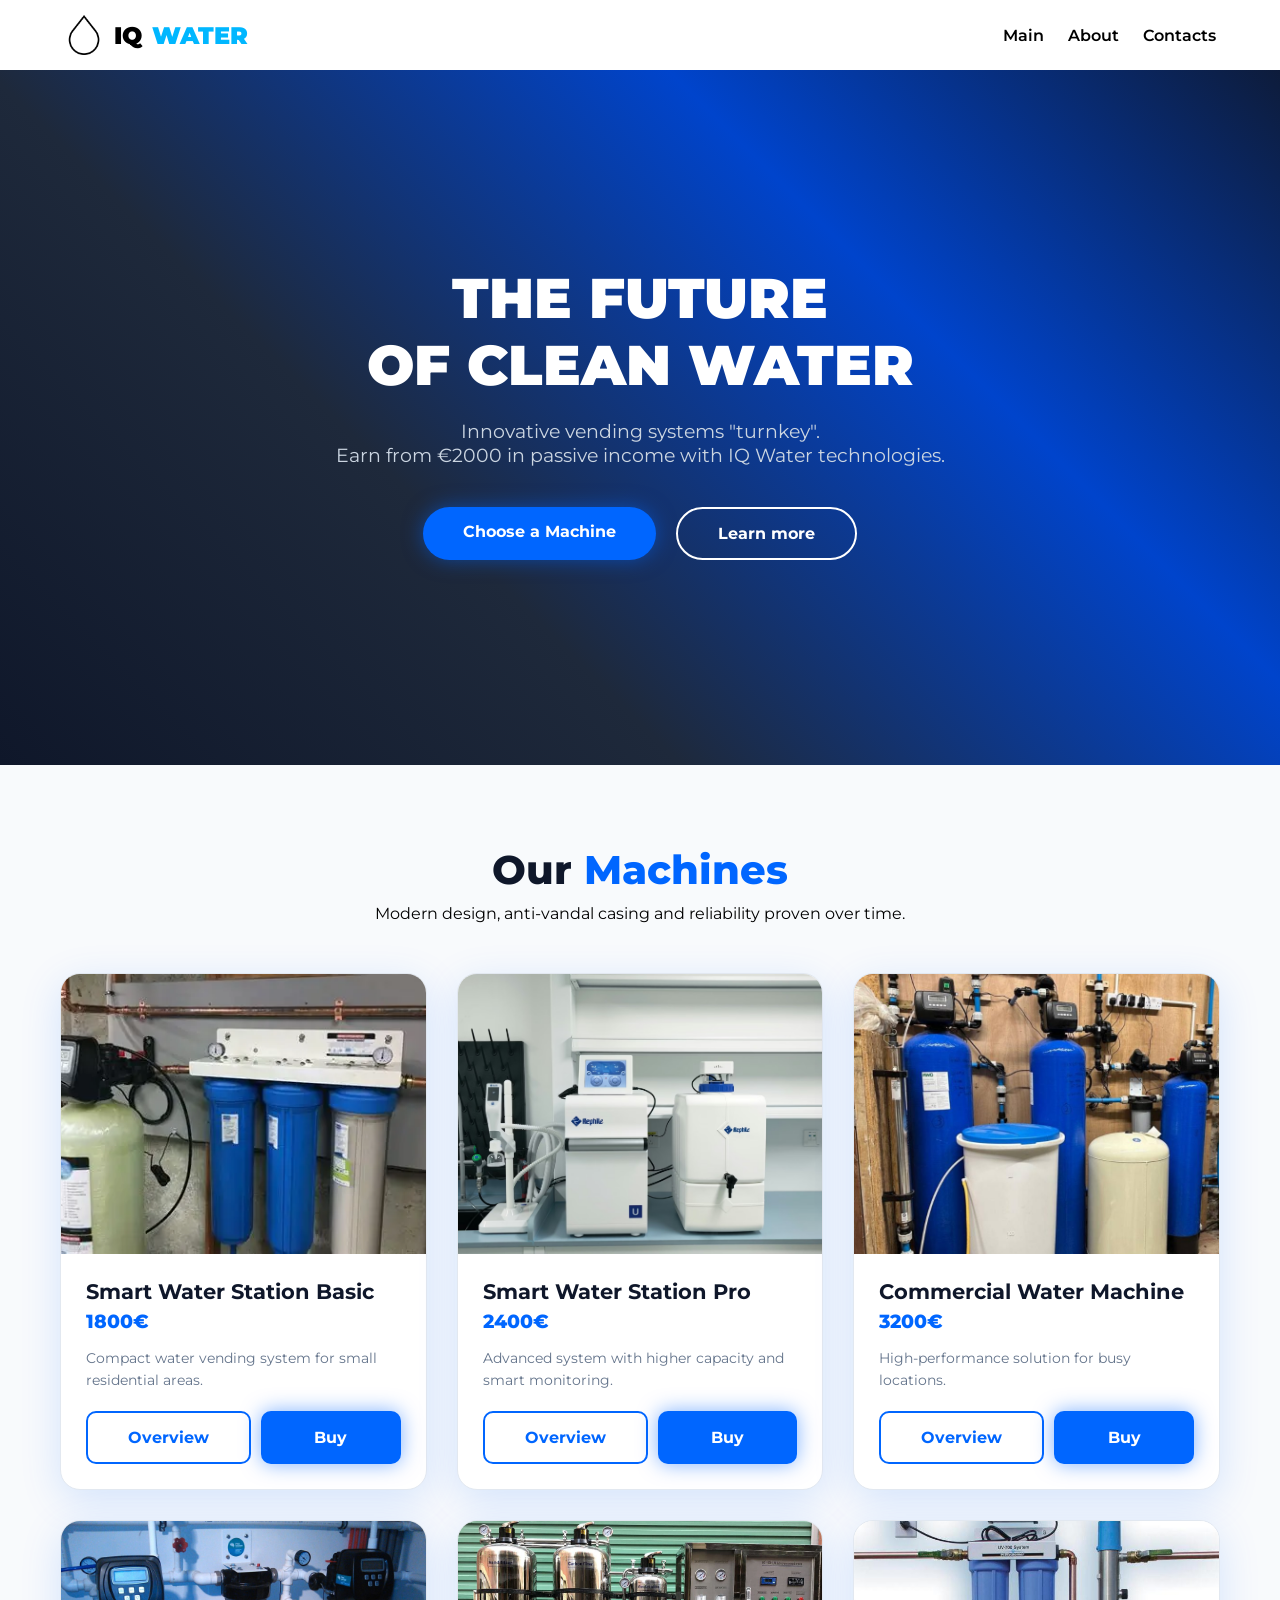
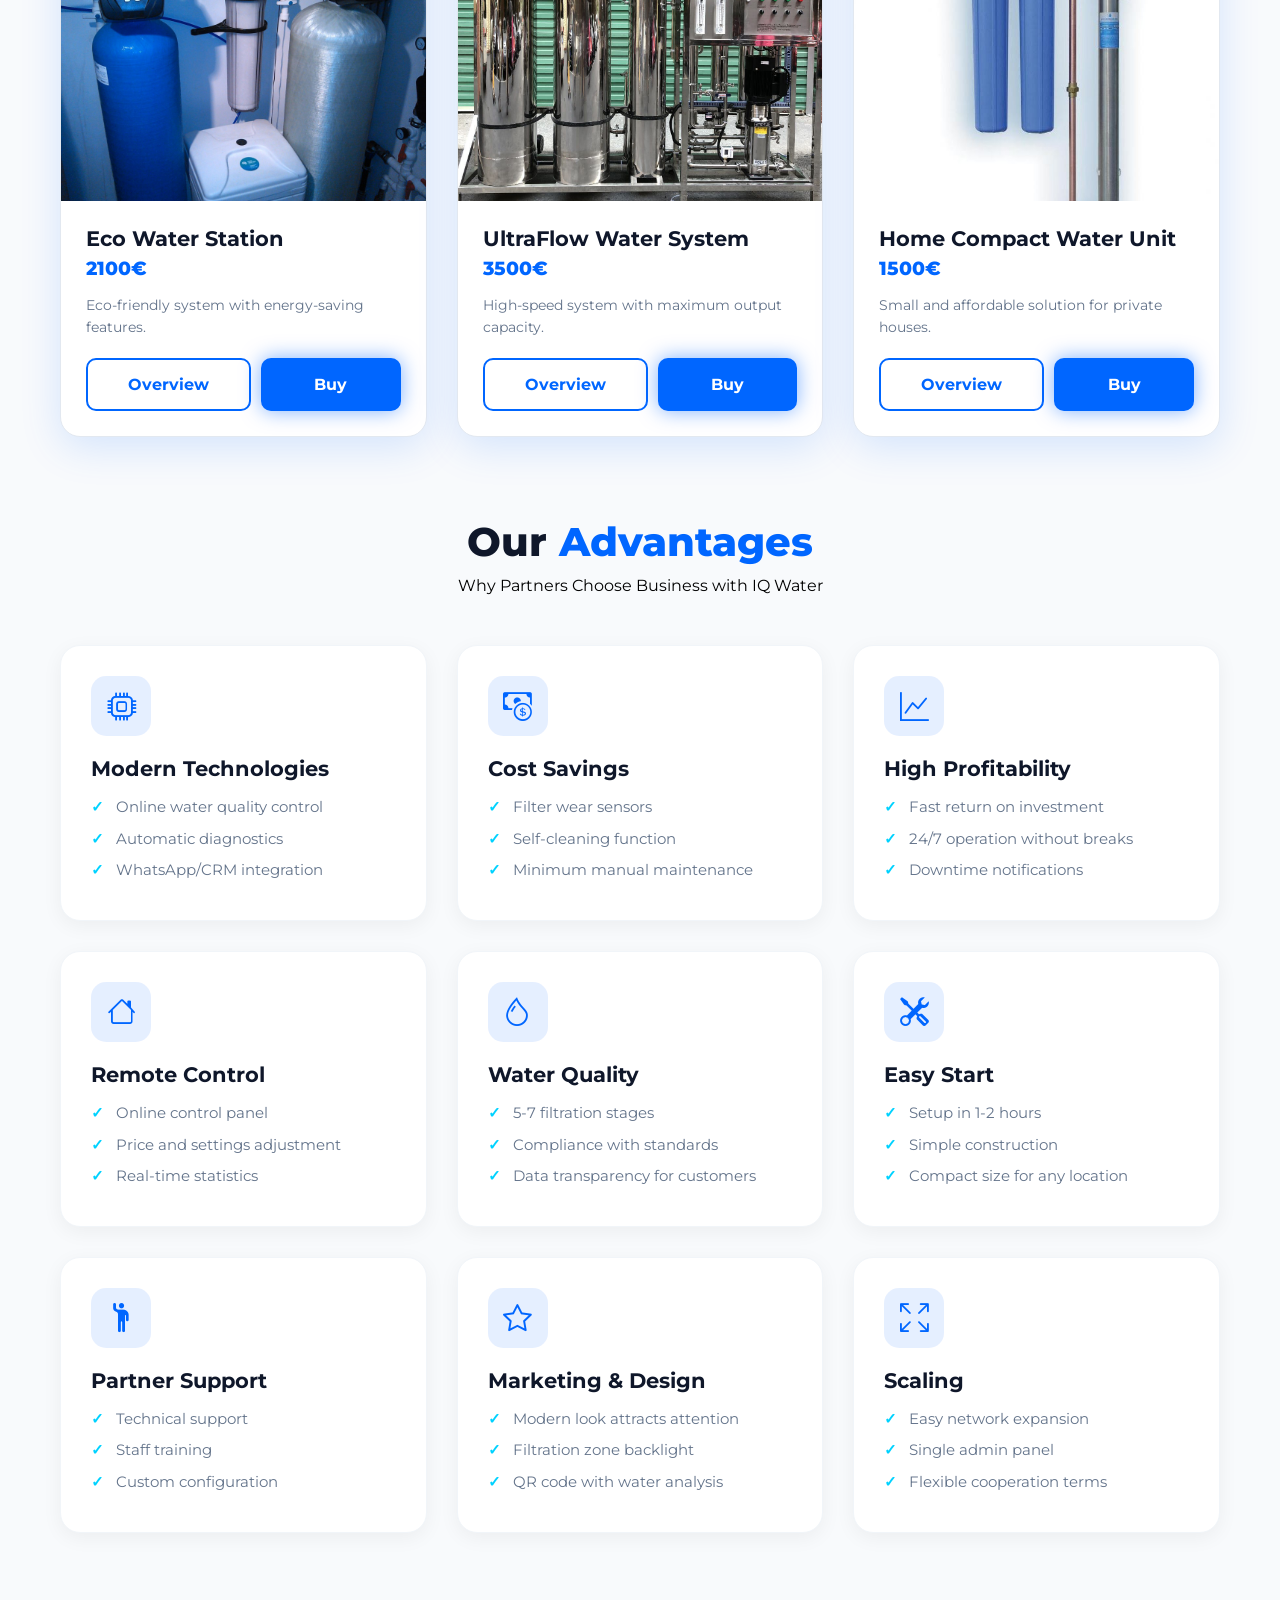
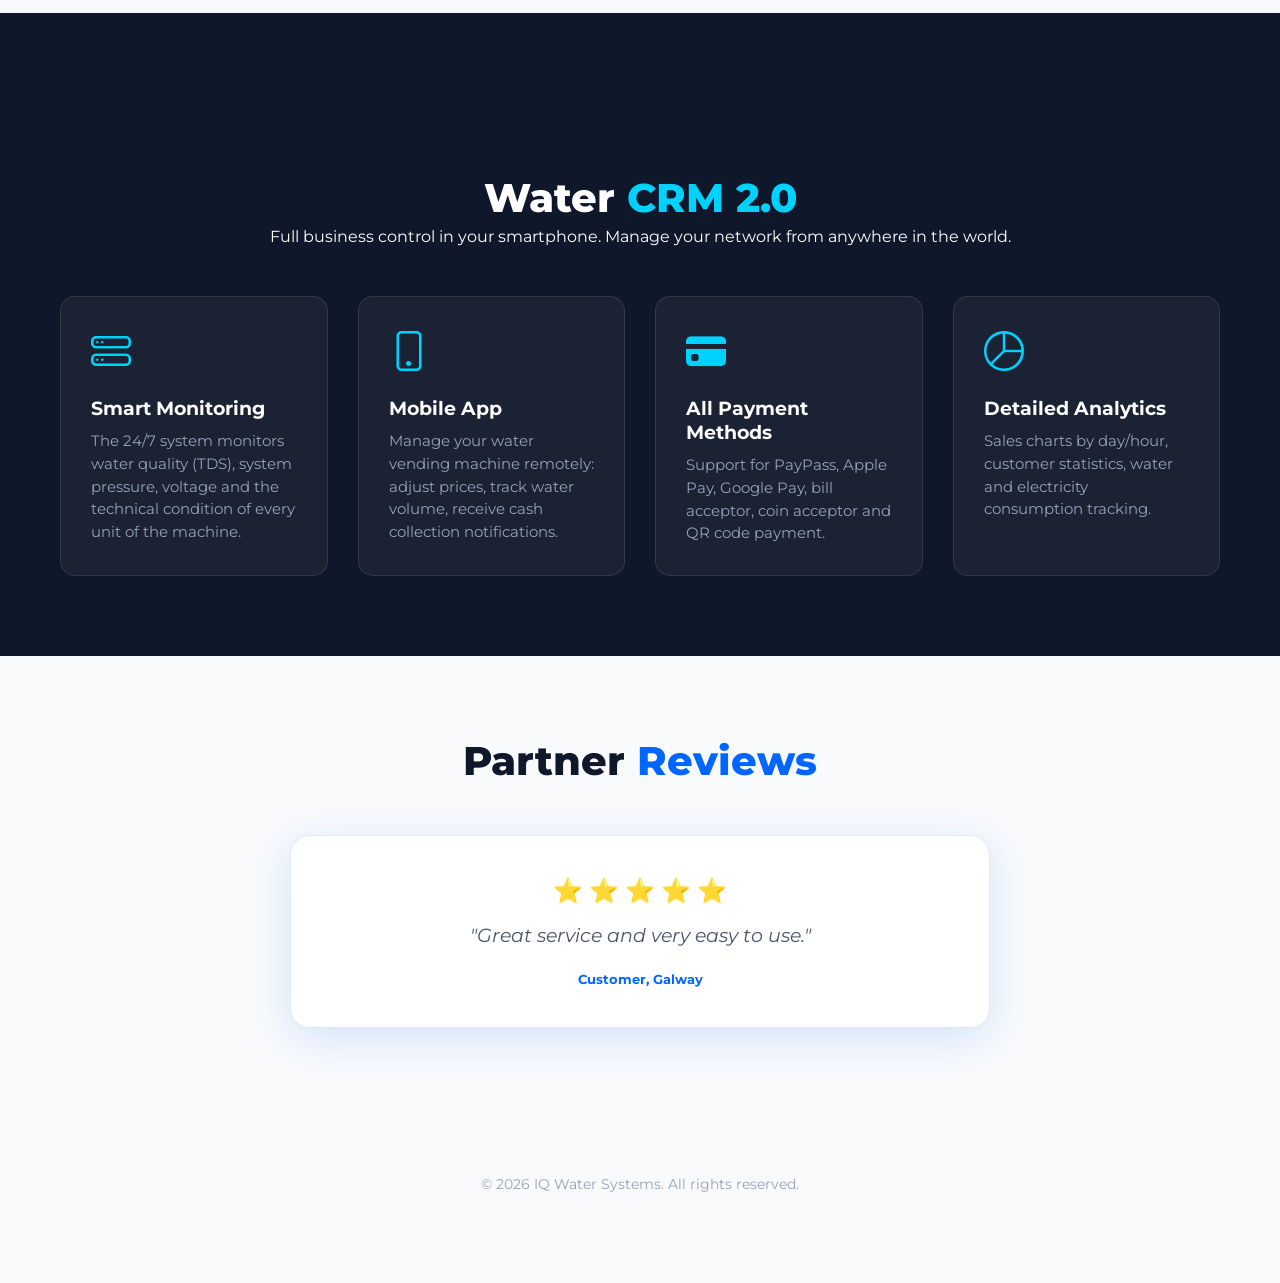
<file: index.html>
<!DOCTYPE html>
<html lang="en">
<head>
    <!-- Basic page settings -->
    <meta charset="UTF-8">
    <meta name="viewport" content="width=device-width, initial-scale=1.0">
    <title>IQ Water</title>

    <!-- Main CSS file -->
    <link rel="stylesheet" href="css/style.css">

    <!-- Google font used across the website -->
    <link href="https://fonts.googleapis.com/css2?family=Montserrat:wght@300;500;700;900&amp;display=swap" rel="stylesheet">

    <!-- Bootstrap icons used in advantages and CRM sections -->
    <link rel="stylesheet" href="https://cdn.jsdelivr.net/npm/bootstrap-icons@1.11.3/font/bootstrap-icons.css">
</head>

<body>

    <!-- Header and navigation -->
    <div class="main-site">
        <header>
            <div class="logo">
                <img src="./images/raindrop.png" alt="logo" class="logo-img"> IQ
                <span>Water</span>
            </div>

            <!-- Navigation links between website pages -->
            <nav>
                <a href="index.html" id="nav-home">Main</a>
                <a href="about.html" id="nav-about">About</a>
                <a href="contacts.html" id="nav-contacts">Contacts</a>
            </nav>
        </header>
    </div>

    <!-- Main homepage content -->
    <div id="home" class="page-section">

        <!-- Hero section -->
        <section class="hero-section">
            <div class="hero-bg-water"></div>
            <div class="hero-content">
                <h1>The Future <br> of clean water</h1>
                <p>Innovative vending systems "turnkey". <br> Earn from €2000 in passive income with IQ Water technologies.</p>

                <!-- Main action buttons -->
                <div class="hero-actions">
                    <a href="#catalog" class="btn-primary">Choose a Machine</a>
                    <a href="about.html" class="btn-secondary">Learn more</a>
                </div>
            </div>
            
        </section>

        <!-- Product catalog section -->
        <section class="container" id="catalog">
            <div class="section-header">
                <h2>Our <span class="text-blue">Machines</span></h2>
                <p>Modern design, anti-vandal casing and reliability proven over time.</p>
            </div>

            <!-- Product cards. data-name and data-desc are used by JavaScript for modal windows -->
            <div class="products-grid" id="products-container">

    <!-- Product card 1 -->
    <div class="product-card fade-up" data-name="Smart Water Station Basic" data-desc="The Smart Water Station Basic is designed for small communities and residential buildings. It provides up to 1000 liters of clean water per day. The system includes multi-stage filtration, simple control panel and low maintenance requirements. Perfect for beginners.">
        <div class="card-media">
            <img src="./images/system1.webp">
        </div>
        <div class="card-info">
            <h3>Smart Water Station Basic</h3>
            <div class="price">1800€</div>
            <p class="desc">Compact water vending system for small residential areas.</p>
            <div class="card-buttons">
                <button class="btn-outline">Overview</button>
                <button class="btn-fill">Buy</button>
            </div>
        </div>
    </div>

    <!-- Product card 2 -->
    <div class="product-card fade-up" data-name="Smart Water Station Pro" data-desc="The Pro version offers increased productivity up to 2000 liters per day and advanced monitoring system. It includes remote control, automatic diagnostics and improved filtration system.">
        <div class="card-media">
            <img src="./images/system2.avif">
        </div>
        <div class="card-info">
            <h3>Smart Water Station Pro</h3>
            <div class="price">2400€</div>
            <p class="desc">Advanced system with higher capacity and smart monitoring.</p>
            <div class="card-buttons">
                <button class="btn-outline">Overview</button>
                <button class="btn-fill">Buy</button>
            </div>
        </div>
    </div>

    <!-- Product card 3 -->
    <div class="product-card fade-up" data-name="Commercial Water Machine" data-desc="This commercial-grade machine is built for heavy usage environments such as shopping centers and offices. It supports multiple payment methods and works 24/7.">
        <div class="card-media">
            <img src="./images/system3.jpg">
        </div>
        <div class="card-info">
            <h3>Commercial Water Machine</h3>
            <div class="price">3200€</div>
            <p class="desc">High-performance solution for busy locations.</p>
            <div class="card-buttons">
                <button class="btn-outline">Overview</button>
                <button class="btn-fill">Buy</button>
            </div>
        </div>
    </div>

    <!-- Product card 4 -->
    <div class="product-card fade-up" data-name="Eco Water Station" data-desc="Eco Water Station focuses on sustainability and reduced energy consumption. It uses efficient filtration and smart power control to reduce costs.">
        <div class="card-media">
            <img src="./images/system4.jpg">
        </div>
        <div class="card-info">
            <h3>Eco Water Station</h3>
            <div class="price">2100€</div>
            <p class="desc">Eco-friendly system with energy-saving features.</p>
            <div class="card-buttons">
                <button class="btn-outline">Overview</button>
                <button class="btn-fill">Buy</button>
            </div>
        </div>
    </div>

    <!-- Product card 5 -->
    <div class="product-card fade-up" data-name="UltraFlow Water System" data-desc="UltraFlow is designed for maximum performance, delivering up to 3000 liters per day. It features powerful filtration and fast dispensing.">
        <div class="card-media">
            <img src="./images/system5.jpg">
        </div>
        <div class="card-info">
            <h3>UltraFlow Water System</h3>
            <div class="price">3500€</div>
            <p class="desc">High-speed system with maximum output capacity.</p>
            <div class="card-buttons">
                <button class="btn-outline">Overview</button>
                <button class="btn-fill">Buy</button>
            </div>
        </div>
    </div>

    <!-- Product card 6 -->
    <div class="product-card fade-up" data-name="Home Compact Water Unit" data-desc="This compact unit is ideal for home use. It is easy to install, takes minimal space and provides clean drinking water for small families.">
        <div class="card-media">
            <img src="./images/system6.jpg">
        </div>
        <div class="card-info">
            <h3>Home Compact Water Unit</h3>
            <div class="price">1500€</div>
            <p class="desc">Small and affordable solution for private houses.</p>
            <div class="card-buttons">
                <button class="btn-outline">Overview</button>
                <button class="btn-fill">Buy</button>
            </div>
        </div>
    </div>
</div>
        </section>

        <!-- Advantages section -->
        <section class="container" style="margin-top: 80px;">
            <div class="section-header">
                <h2>Our <span class="text-blue">Advantages</span></h2>
                <p>Why Partners Choose Business with IQ Water</p>
            </div>

            <!-- Grid with main business advantages -->
            <div class="advantages-grid">
                <div class="advantage-card fade-up" style="animation-delay: 0.1s;">
                    <div class="icon-box">
                        <i class="bi bi-cpu"></i>
                    </div>
                    <h4>Modern Technologies</h4>
                    <ul>
                        <li>Online water quality control</li>
                        <li>Automatic diagnostics</li>
                        <li>WhatsApp/CRM integration</li>
                    </ul>
                </div>

                <div class="advantage-card fade-up" style="animation-delay: 0.1s;">
                    <div class="icon-box">
                        <i class="bi bi-cash-coin"></i>
                    </div>
                    <h4>Cost Savings</h4>
                    <ul>
                        <li>Filter wear sensors</li>
                        <li>Self-cleaning function</li>
                        <li>Minimum manual maintenance</li>
                    </ul>
                </div>

                <div class="advantage-card fade-up" style="animation-delay: 0.1s;">
                    <div class="icon-box">
                        <i class="bi bi-graph-up"></i>
                    </div>
                    <h4>High Profitability</h4>
                    <ul>
                        <li>Fast return on investment</li>
                        <li>24/7 operation without breaks</li>
                        <li>Downtime notifications</li>
                    </ul>
                </div>

                <div class="advantage-card fade-up" style="animation-delay: 0.1s;">
                    <div class="icon-box">
                        <i class="bi bi-house"></i>
                    </div>
                    <h4>Remote Control</h4>
                    <ul>
                        <li>Online control panel</li>
                        <li>Price and settings adjustment</li>
                        <li>Real-time statistics</li>
                    </ul>
                </div>

                <div class="advantage-card fade-up" style="animation-delay: 0.1s;">
                    <div class="icon-box">
                        <i class="bi bi-droplet"></i>
                    </div>
                    <h4>Water Quality</h4>
                    <ul>
                        <li>5-7 filtration stages</li>
                        <li>Compliance with standards</li>
                        <li>Data transparency for customers</li>
                    </ul>
                </div>

                <div class="advantage-card fade-up" style="animation-delay: 0.1s;">
                    <div class="icon-box">
                        <i class="bi bi-tools"></i>
                    </div>
                    <h4>Easy Start</h4>
                    <ul>
                        <li>Setup in 1-2 hours</li>
                        <li>Simple construction</li>
                        <li>Compact size for any location</li>
                    </ul>
                </div>

                <div class="advantage-card fade-up" style="animation-delay: 0.1s;">
                    <div class="icon-box">
                        <i class="bi bi-person-raised-hand"></i>
                    </div>
                    <h4>Partner Support</h4>
                    <ul>
                        <li>Technical support</li>
                        <li>Staff training</li>
                        <li>Custom configuration</li>
                    </ul>
                </div>

                <div class="advantage-card fade-up" style="animation-delay: 0.1s;">
                    <div class="icon-box">
                        <i class="bi bi-star"></i>
                    </div>
                    <h4>Marketing & Design</h4>
                    <ul>
                        <li>Modern look attracts attention</li>
                        <li>Filtration zone backlight</li>
                        <li>QR code with water analysis</li>
                    </ul>
                </div>

                <div class="advantage-card fade-up" style="animation-delay: 0.1s;">
                    <div class="icon-box">
                        <i class="bi bi-arrows-fullscreen"></i>
                    </div>
                    <h4>Scaling</h4>
                    <ul>
                        <li>Easy network expansion</li>
                        <li>Single admin panel</li>
                        <li>Flexible cooperation terms</li>
                    </ul>
                </div>
            </div>
        </section>

        <!-- CRM section -->
        <section class="crm-section">
            <div class="container">
                <div class="section-header text-white">
                    <h2>Water <span class="text-neon">CRM 2.0</span></h2>
                    <p>Full business control in your smartphone. Manage your network from anywhere in the world.</p>
                
                </div>

                <!-- CRM feature cards -->
                <div class="crm-features">
                    <div class="crm-card">
                        <i class="bi bi-hdd-stack"></i>
                        <h4>Smart Monitoring</h4>
                        <p>The 24/7 system monitors water quality (TDS), system pressure, voltage and the technical condition of every unit of the machine.</p>

                    </div>

                    <div class="crm-card">
                        <i class="bi bi-phone"></i>
                        <h4>Mobile App</h4>
                        <p>Manage your water vending machine remotely: adjust prices, track water volume, receive cash collection notifications.</p>
                        
                    </div>

                    <div class="crm-card">
                        <i class="bi bi-credit-card-fill"></i>
                        <h4>All Payment Methods</h4>
                        <p>Support for PayPass, Apple Pay, Google Pay, bill acceptor, coin acceptor and QR code payment.</p>
                        
                    </div>

                    <div class="crm-card">
                        <i class="bi bi-pie-chart"></i>
                        <h4>Detailed Analytics</h4>
                        <p>Sales charts by day/hour, customer statistics, water and electricity consumption tracking.</p>
                        
                    </div>
                </div>
            </div>
        </section>

        <!-- Reviews section -->
        <section class="container" style="margin-bottom: 80px;">
            <div class="section-header">
                 <h2>Partner <span class="text-blue">Reviews</span></h2>
            </div>

            <!-- Reviews are changed automatically using JavaScript -->
            <div class="reviews-container">

                 <div class="review-item active">
                     <div class="stars">⭐ ⭐ ⭐ ⭐ ⭐</div>
                     <p>"Great service and very easy to use."</p>
                     <h5>Customer, Galway</h5>
                 </div>
             
                 <div class="review-item">
                     <div class="stars">⭐ ⭐ ⭐ ⭐ ⭐</div>
                     <p>"Good quality water and reliable system."</p>
                     <h5>Customer, Dublin</h5>
                 </div>

             <div class="review-item">
                 <div class="stars">⭐ ⭐ ⭐ ⭐ ⭐</div>
                 <p>"Perfect solution for passive income."</p>
                 <h5>Customer, Cork</h5>
              </div>

              <div class="review-item">
                  <div class="stars">⭐ ⭐ ⭐ ⭐ ⭐</div>
                   <p>"Very simple to manage and maintain."</p>
                    <h5>Customer, Limerick</h5>
                </div>

               <div class="review-item">
                   <div class="stars">⭐ ⭐ ⭐ ⭐ ⭐</div>
                   <p>"Highly recommend for small businesses."</p>
                   <h5>Customer, Galway</h5>
               </div>

            </div>
        </section>

        <!-- Footer -->
        <footer>
            <p>© 2026 IQ Water Systems. All rights reserved.</p>
        </footer>
    </div>

<!-- Modal windows used for product details and ordering --> 


<!-- OVERVIEW MODAL -->
<div class="modal-overlay" id="overviewModal">
    <div class="modal-box">
        <button class="modal-close">&times;</button>

        <h2>Product Overview</h2>
        <p>
            Lorem ipsum dolor sit amet, consectetur adipiscing elit. 
            Sed do eiusmod tempor incididunt ut labore et dolore magna aliqua.
            This is temporary product description text.
        </p>

        <a href="contacts.html" class="modal-main-btn">Contact us</a>
    </div>
</div>

<!-- BUY MODAL -->
<div class="modal-overlay" id="buyModal">
    <div class="modal-box">
        <button class="modal-close">&times;</button>

        <h2>Order</h2>
        <h3>Kit for Residential Communities</h3>

        <!-- Order form captures user input -->
        <form id="orderForm">
            <label>Name:</label>
            <input type="text" id="name" placeholder="Enter your name">

            <label>Phone number:</label>
            <input type="tel" id="phone" placeholder="+353...">

            <label>City:</label>
            <input type="text" id="city" placeholder="Enter your city">

            <button type="submit" class="modal-main-btn">Send order</button>
        </form>
    </div>
</div>


<!-- JavaScript file -->
<script src="js/javaScript.js"></script>
</body>
</html>
</file>
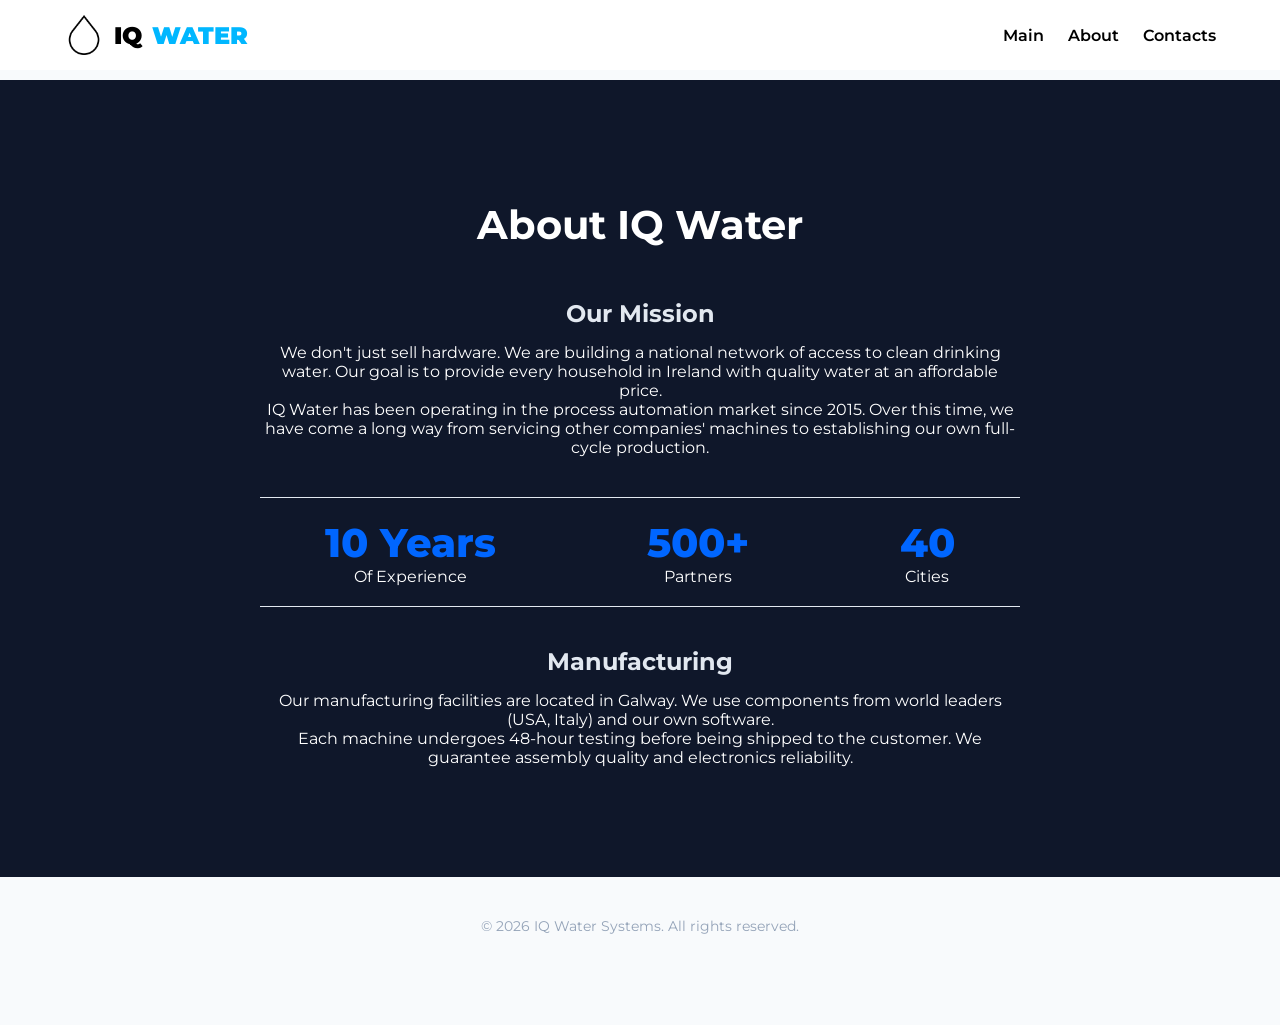
<file: about.html>
<!DOCTYPE html>
<html lang="en">
<head>
    <!-- Basic page settings (encoding + mobile responsiveness) -->
    <meta charset="UTF-8">
    <meta name="viewport" content="width=device-width, initial-scale=1.0">

    <!-- Page title shown in browser tab -->
    <title>IQ Water</title>

    <!-- Connecting external CSS file -->
    <link rel="stylesheet" href="css/about.css">

    <!-- Google font used across the website -->
    <link href="https://fonts.googleapis.com/css2?family=Montserrat:wght@300;500;700;900&amp;display=swap" rel="stylesheet">
</head>

<body>

    <!-- Main wrapper for header -->
    <div class="main-site">
        <header>

            <!-- Clickable logo (returns to homepage) -->
            <a href="index.html" class="logo">
                <img src="./images/raindrop.png" alt="logo" class="logo-img"> IQ
                <span>Water</span>
            </a>

            <!-- Navigation menu -->
            <nav>
                <a href="index.html" id="nav-home">Main</a>
                <a href="about.html" id="nav-about">About</a>
                <a href="contacts.html" id="nav-contacts">Contacts</a>
            </nav>

        </header>
    </div>


    <!-- Main About section -->
    <div class="page-section" id="about">

        <!-- Top banner section -->
        <section class="hero-small">
            <h1>About IQ Water</h1>

            <!-- Content container -->
            <div class="container text-content fade-up">

                <!-- First text block -->
                <div class="about-block">
                    <h3>Our Mission</h3>

                    <p>
                        We don't just sell hardware. We are building a national network of access 
                        to clean drinking water. Our goal is to provide every household in Ireland 
                        with quality water at an affordable price.
                    </p>

                    <p>
                        IQ Water has been operating in the process automation market since 2015. 
                        Over this time, we have come a long way from servicing other companies' 
                        machines to establishing our own full-cycle production.
                    </p>
                </div>


                <!-- Statistics section -->
                <div class="about-stats">

                    <div class="stat">
                        <span>10 Years</span>
                        <p>Of Experience</p>
                    </div>

                    <div class="stat">
                        <span>500+</span>
                        <p>Partners</p>
                    </div>

                    <div class="stat">
                        <span>40</span>
                        <p>Cities</p>
                    </div>

                </div>


                <!-- Second text block -->
                <div class="about-block">
                    <h3>Manufacturing</h3>

                    <p>
                        Our manufacturing facilities are located in Galway. 
                        We use components from world leaders (USA, Italy) and our own software.
                    </p>

                    <p>
                        Each machine undergoes 48-hour testing before being shipped to the customer. 
                        We guarantee assembly quality and electronics reliability.
                    </p>

                </div>

            </div>
        </section>
    </div>


    <!-- Footer -->
    <footer>
        <p>© 2026 IQ Water Systems. All rights reserved.</p>
    </footer>

</body>
</html>
</file>
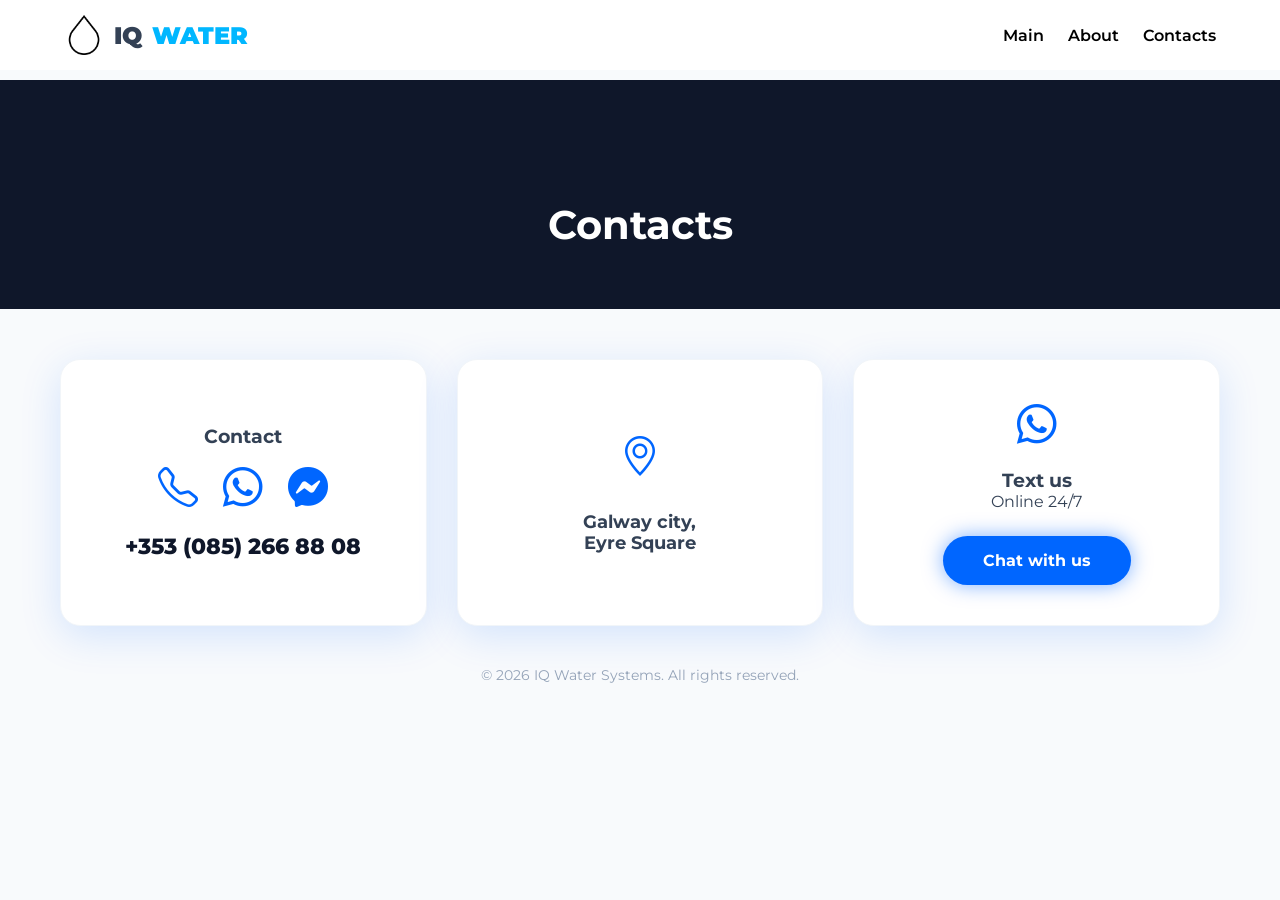
<file: contacts.html>
<!DOCTYPE html>
<html lang="en">
<head>
    <!-- Basic page settings -->
    <meta charset="UTF-8">
    <meta name="viewport" content="width=device-width, initial-scale=1.0">
    <title>IQ Water</title>

    <!-- CSS file for contacts page -->
    <link rel="stylesheet" href="css/contacts.css">

    <!-- Google font used across the website -->
    <link href="https://fonts.googleapis.com/css2?family=Montserrat:wght@300;500;700;900&display=swap" rel="stylesheet">

    <!-- Bootstrap icons used for phone, WhatsApp, messenger and location icons -->
    <link rel="stylesheet" href="https://cdn.jsdelivr.net/npm/bootstrap-icons@1.11.3/font/bootstrap-icons.css">
</head>

<body>

    <!-- Header and navigation -->
    <div class="main-site">
        <header>

            <!-- Clickable logo that returns user to main page -->
            <a href="index.html" class="logo">
                <img src="./images/raindrop.png" alt="logo" class="logo-img"> IQ
                <span>Water</span>
            </a>

            <!-- Navigation links between website pages -->
            <nav>
                <a href="index.html" id="nav-home">Main</a>
                <a href="about.html" id="nav-about">About</a>
                <a href="contacts.html" id="nav-contacts">Contacts</a>
            </nav>

        </header>
    </div>

    <!-- Contacts page content -->
    <div class="page-section" id="contacts">

        <!-- Small hero section with page title -->
        <section class="hero-small">
            <h1>Contacts</h1>
        </section>

        <!-- Main contact information area -->
        <div class="container fade-up">
            <div class="contact-grid-page">

                <!-- Contact card with phone and social icons -->
                <div class="contact-card-page">
                    <h3>Contact</h3>

                    <!-- Icons are clickable links -->
                    <div class="contact-icons-row">
                        <a href="tel:+353852778787"><i class="bi bi-telephone"></i></a>
                        <a href="tel:+353852778787"><i class="bi bi-whatsapp"></i></a>
                        <a href="tel:+353852778787"><i class="bi bi-messenger"></i></a>
                    </div>

                    <!-- Main phone number link -->
                    <a href="tel:+353852778787" class="phone-large">
                        +353 (085) 266 88 08
                    </a>
                </div>

                <!-- Location card -->
                <div class="contact-card-page">
                    <i class="bi bi-geo-alt"></i>
                    <p style="font-weight:bold; font-size: 1.1rem; margin-top:10px;">
                        Galway city,<br>Eyre Square
                    </p>
                </div>

                <!-- Online chat contact card -->
                <div class="contact-card-page">
                    <i class="bi bi-whatsapp"></i>
                    <h3>Text us</h3>
                    <p>Online 24/7</p>

                    <!-- Button for future chat function -->
                    <button class="btn-fill telegram-btn">Chat with us</button>
                </div>

            </div>
        </div>

    </div>

    <!-- Footer -->
    <footer>
        <p>© 2026 IQ Water Systems. All rights reserved.</p>
    </footer>

</body>
</html>
</file>
<file: css/style.css>
/* Basic reset and font setup */
*{
    font-family: 'Montserrat', sans-serif;
    margin: 0;
    padding: 0;
    box-sizing: border-box;
}

/* Main page background */
body {
    background-color: #f8fafc;
    padding-bottom: 50px;
}



/* Logo layout and text styling */
.logo{
    display: flex;
    align-items: center;
    gap: 10px;
    font-size: 1.5rem;
    font-weight: 900;
    text-transform: uppercase;
}


.logo-img{
    height: 40px;
    width: auto;
}

/* Blue colour for the Water part of logo */
.logo span {
    color: rgb(0, 183, 255);
}

/* Fixed header at the top of the page */
header {
    position: fixed;
    background: rgb(255, 255, 255);
    display: flex;
    justify-content: space-between;
    padding: 15px 5%;
    align-items: center;
    z-index: 100;
    width: 100%;
}



/* Navigation menu */
nav{
    display: block;
}

/* Navigation links */
nav a {
    margin-left: 20px;
    text-decoration: none;
    font-weight: 600;
    transition: 0.3s;
    color: black;
}

/* Hover effect for navigation links */
nav a:hover{
    color: rgb(41, 41, 244);
    transition: 0.2s ease-in-out;
}



/* Main top section of homepage */
.hero-section {
    min-height: 85vh;
    display: flex; 
    align-items: center; 
    justify-content: center;
    text-align: center; 
    position: relative; 
    overflow: hidden;
    background: var(--dark);
    color: white; padding: 120px 20px 60px;
}

/* Background gradient for hero section */
.hero-bg-water {
    position: absolute; 
    top: 0; left: 0; width: 100%; height: 100%;
    background: linear-gradient(45deg, #0f172a, #1e293b, #0044cc, #0f172a);


}

/* Hero text content */
.hero-content{
    position: relative;

}

/* Main hero title */
.hero-content h1 {
    margin-bottom: 20px;
    color: white;
    font-size: 3.5rem;
    font-weight: 900;
    line-height: 1.2;
    margin-bottom: 20px;
    text-transform: uppercase;
}

/* Hero paragraph */
.hero-content p {
    font-size: 1.2rem;
    margin-bottom: 40px;
    color: #cbd5e1;
}

/* Buttons area in hero section */
.hero-actions {
    display: flex;
    gap: 20px;
    justify-content: center;
    flex-wrap: wrap;
}



/* Primary button style */
.btn-primary {
    background: #0066ff;
    color: white;
    border: none;
    padding: 15px 40px;
    border-radius: 50px;
    font-weight: 700;
    font-size: 1rem;
    transition: 0.3s;
    box-shadow: 0 0 20px rgba(0, 102, 255, 0.5);
}

/* Primary button hover effect */
.btn-primary:hover{
    transform: translateY(-3px);
    background: #014cbb;
}

/* Secondary button style */
.btn-secondary {
    background: transparent;
    border: 2px solid white;
    color: white;
    padding: 15px 40px;
    border-radius: 50px;
    font-weight: 700;
    font-size: 1rem;
    transition: 0.3s;
}

/* Secondary button hover effect */
.btn-secondary:hover {
    background: white;
    color: black
}



/* Main container used to center page content */
.container{
    max-width: 1200px;
    margin: 0 auto;
    padding: 0 20px;
}

/* Section title area */
.section-header{
    text-align: center;
    margin: 80px 0 50px;
}

/* Section heading style */
.section-header h2 {
    font-size: 2.5rem;
    font-weight: 800;
    color: #0f172a;
    margin-bottom: 10px;
}

/* Blue text highlight */
.text-blue{
    color: #0066ff;
}



/* Responsive product grid */
.products-grid {
    display: grid;
    gap: 30px;
    grid-template-columns: repeat(auto-fit, minmax(280px, 1fr));
}

/* Individual product card */
.product-card {
    background: white;
    border-radius: 20px;
    overflow: hidden;
    box-shadow: 0 10px 40px rgba(0, 102, 255, 0.15);
    transition: 0.3s;
    position: relative;
    border: 1px solid #e2e8f0;
}

/* Animation used for cards appearing on page */
@keyframes fadeInUp {
    from {
        opacity: 0;
        transform: translateY(30px);
    }
    to {
        opacity: 1;
        transform: translateY(0);
    }
}

/* Class that applies fade animation */
.fade-up {
    animation: fadeInUp 0.8s ease forwards;
}

/* Image area inside product card */
.card-media {
    height: 280px;
    background: #f1f5f9;
    position: relative;
    overflow: hidden;

}

/* Product image style */
.card-media img {
    width: 100%;
    height: 100%;
    object-fit: cover;
}

/* Product text area */
.card-info {
    padding: 25px;
}

/* Product title */
.card-info h3 {
    font-size: 1.3rem;
    margin-bottom: 5px;
    color: #0f172a;
}

/* Product price */
.price{
    color: #0066ff;
    font-weight: 800;
    font-size: 1.2rem;
    margin-bottom: 15px;
}

/* Short product description */
.desc{
    font-size: 0.9rem;
    color: #64748b;
    margin-bottom: 20px;
    line-height: 1.5;
}

/* Buttons inside product cards */
.card-buttons{
    display: flex;
    gap: 10px;
}

.card-buttons button {
    flex: 1;
    border-radius: 10px;
}

/* Overview button */
.btn-outline {
    background: transparent;
    border: 2px solid white;
    color: #0066ff;
    border-color: #0066ff;
    padding: 15px 40px;
    font-weight: 700;
    font-size: 1rem;
    transition: 0.3s;
}

/* Overview button hover effect */
.btn-outline:hover{
    background-color: #0066ff;
    color: white;
}

/* Buy button */
.btn-fill {
    background: #0066ff;
    color: white;
    border: none;
    padding: 15px 40px;
    font-weight: 700;
    font-size: 1rem;
    transition: 0.3s;
    box-shadow: 0 0 20px rgba(0, 102, 255, 0.5);
}



/* Responsive grid for advantages cards */
.advantages-grid {
    display: grid;
    grid-template-columns: repeat(auto-fit, minmax(320px, 1fr));
    gap: 30px;
}

/* Individual advantage card */
.advantage-card {
    background-color: white;
    padding: 30px;
    border-radius: 20px;
    box-shadow: 0 5px 20px rgba(0, 0, 0, 0.05);
    border: 1px solid #f1f5f9;
    transition: 0.3s;
}

/* Hover effect for advantage cards */
.advantage-card:hover{
    border-color: #0066ff;
    box-shadow: 0 15px 30px rgba(0, 102, 255, 0.1);
}

/* General icon styling */
i {
    font-size: 1.8rem;
    color: #0066ff;
}

/* Icon background box */
.icon-box {
    width: 60px;
    height: 60px;
    background: rgba(0, 102, 255, 0.1);
    border-radius: 15px;
    display: flex;
    align-items: center;
    justify-content: center;
    margin-bottom: 20px;
}

/* Advantage card title */
.advantage-card h4{
    font-size: 1.3rem;
    margin-bottom: 15px;
    color: #0f172a;
}

/* Advantage list */
.advantage-card ul {
    list-style: none;
    padding: 0;
}

/* List item styling */
.advantage-card li {
    position: relative;
    padding-left: 25px;
    margin-bottom: 10px;
    color: #64748b;
    font-size: 0.95rem;
    line-height: 1.4;
}

/* Custom check mark before each advantage item */
.advantage-card li::before {
    content: '✓';
    position: absolute;
    left: 0;
    top: 0;
    color: #00d2ff;
    font-weight: bold;
}



/* Dark section explaining CRM features */
.crm-section {
    background: #0f172a;
    padding: 80px 20px;
    margin-top: 80px;

}

/* CRM heading */
.crm-section h2{
    color: white;
    margin-bottom: 5px;

}

/* Neon blue text used inside CRM heading */
.text-neon{
    color: #00d2ff;
}

/* White text helper class */
.text-white {
    color: white;
}

/* CRM feature cards grid */
.crm-features{
    display: grid;
    grid-template-columns: repeat(auto-fit, minmax(250px, 1fr));
    gap: 30px;
    margin-top: 50px;
}

/* Individual CRM card */
.crm-card {
    background: rgba(255, 255, 255, 0.05);
    padding: 30px;
    border-radius: 15px;
    border: 1px solid rgba(255, 255, 255, 0.1);
    transition: 0.3s;
}

/* CRM card icons */
.crm-card i {
    font-size: 2.5rem;
    color: #00d2ff;
    margin-bottom: 20px;
    display: block;
}

/* CRM card heading */
.crm-card h4 {
    color: white;
    margin-bottom: 10px;
    font-size: 1.2rem;
}

/* CRM card text */
.crm-card p {
    color: #94a3b8;
    font-size: 0.95rem;
    line-height: 1.5;
}



/* Basic reviews layout */
.reviews-container {
    display: flex;
    flex-direction: column;
    align-items: center;
    gap: 20px;
}

/* Review card */
.review-item {
    display: none;
    background: white;
    padding: 40px;
    border-radius: 20px;
    box-shadow: 0 10px 40px rgba(0, 102, 255, 0.15);
    max-width: 700px;
    width: 100%;
    text-align: center;
    border: 1px solid #e2e8f0;
}

/* Display the active review with a fade animation */
.review-item.active{
    display: block;
    animation: fadeInUp 0.5s;
}

/* Star rating style */
.stars {
    color: #fbbf24;
    font-size: 1.5rem;
    margin-bottom: 15px;
}

/* Review text */
.review-item p {
    font-size: 1.2rem;
    font-style: italic;
    color: #475569;
    margin-bottom: 20px;
    line-height: 1.6;
}

/* Review author */
.review-item h5 {
    color: #0066ff;
    font-weight: 700;
}

/* Footer style */
footer {
    text-align: center;
    padding: 40px;
    color: #94a3b8;
    font-size: 0.9rem;
    margin-top: auto;
}













/* Styling for reviews section, modal windows, forms and buttons */


/* Container for reviews, used to stack items on top of each other */
.reviews-container {
    position: relative;
    min-height: 220px;
}

/* Each review is hidden by default and slightly blurred */
.review-item {
    position: absolute;
    width: 100%;
    opacity: 0;
    filter: blur(6px);
    transition: opacity 0.8s ease, filter 0.8s ease;
}

/* Active review becomes visible and sharp */
.review-item.active {
    opacity: 1;
    filter: blur(0);
    position: relative;
}



/* Dark background overlay behind modal */
.modal-overlay {
    display: none;
    position: fixed;
    inset: 0;
    background: rgba(15, 23, 42, 0.75);
    backdrop-filter: blur(8px); /* creates blur effect behind modal */
    z-index: 1000;
    justify-content: center;
    align-items: center;
    padding: 20px;
}

/* When modal is active, show it */
.modal-overlay.active {
    display: flex;
}

/* Main modal box */
.modal-box {
    background: white;
    max-width: 520px;
    width: 100%;
    padding: 40px;
    border-radius: 22px;
    position: relative;
    box-shadow: 0 20px 60px rgba(0, 102, 255, 0.25);
    animation: modalFade 0.4s ease;
}

/* Animation for modal opening */
@keyframes modalFade {
    from {
        opacity: 0;
        transform: scale(0.95);
        filter: blur(5px);
    }
    to {
        opacity: 1;
        transform: scale(1);
        filter: blur(0);
    }
}

/* Close (X) button */
.modal-close {
    position: absolute;
    right: 25px;
    top: 20px;
    border: none;
    background: none;
    font-size: 2rem;
    font-weight: 700;
    color: #334155;
    cursor: pointer;
}

/* Text styling inside modal */
.modal-box h2 {
    color: #0f172a;
    font-size: 1.8rem;
    margin-bottom: 10px;
}

.modal-box h3 {
    color: #0066ff;
    margin-bottom: 25px;
}

.modal-box p {
    color: #475569;
    font-size: 1rem;
    line-height: 1.6;
    margin-bottom: 30px;
}



/* Layout for form inputs */
#orderForm {
    display: flex;
    flex-direction: column;
    gap: 12px;
}

/* Labels styling */
#orderForm label {
    font-weight: 600;
    color: #334155;
}

/* Input fields */
#orderForm input {
    padding: 14px;
    border-radius: 10px;
    border: 1px solid #cbd5e1;
    font-size: 1rem;
    outline: none;
}

/* Highlight input on focus */
#orderForm input:focus {
    border-color: #0066ff;
    box-shadow: 0 0 0 3px rgba(0, 102, 255, 0.15);
}

/* Main button inside modal */
.modal-main-btn {
    display: block;
    width: 100%;
    text-align: center;
    background: #0066ff;
    color: white;
    border: none;
    padding: 16px;
    border-radius: 50px;
    font-weight: 700;
    font-size: 1rem;
    text-decoration: none;
    margin-top: 20px;
    cursor: pointer;
    box-shadow: 0 0 20px rgba(0, 102, 255, 0.4);
    transition: 0.3s;
}

/* Button hover effect */
.modal-main-btn:hover {
    background: #014cbb;
    transform: translateY(-2px);
}

/* Smooth scrolling when clicking anchors */
html {
    scroll-behavior: smooth;
}

/* Fix underline for links styled as buttons */
.btn-primary,
.btn-secondary {
    text-decoration: none;
    display: inline-block;
}
</file>
<file: css/about.css>
/* Removes default browser styles and sets main font */
*{
    font-family: 'Montserrat', sans-serif;
    margin: 0;
    padding: 0;
    box-sizing: border-box;
}

/* Main page background */
body {
    background-color: #f8fafc;
    padding-bottom: 50px;
}



/* Logo layout */
.logo{
    display: flex;
    align-items: center;
    gap: 10px;
    font-size: 1.5rem;
    font-weight: 900;
    text-transform: uppercase;
}

/* Logo image size */
.logo-img{
    height: 40px;
    width: auto;
}

/* Blue accent for "Water" text */
.logo span {
    color: rgb(0, 183, 255);
}

/* Fixed header at the top */
header {
    position: fixed;
    background: rgb(255, 255, 255);
    display: flex;
    justify-content: space-between;
    padding: 15px 5%;
    align-items: center;
    z-index: 100;
    width: 100%;
}



nav{
    display: block;
}

/* Navigation links */
nav a {
    margin-left: 20px;
    text-decoration: none;
    font-weight: 600;
    transition: 0.3s;
    color: black;
}

/* Hover effect */
nav a:hover{
    color: rgb(41, 41, 244);
    transition: 0.2s ease-in-out;
}



/* Adds space under fixed header */
.page-section {
    display: block;
    padding-top: 80px;
}

/* Hero section for About page */
.hero-small {
    background: #0f172a;
    color: white;
    text-align: center;
    padding: 120px 20px 60px;
}

/* Title styling */
.hero-small h1 {
    font-size: 2.5rem;
}

/* Main container */
.container {
    max-width: 1200px;
    margin: 0 auto;
    padding: 0 20px;
}



/* Limits width of text for better readability */
.text-content {
    max-width: 800px;
    margin: 50px auto;
}

/* Individual content blocks */
.about-block {
    margin-bottom: 40px;
}

/* Headings inside blocks */
.about-block h3 {
    color: #f8fafc;
    font-size: 1.5rem;
    margin-bottom: 15px;
}



/* Layout for stats (numbers) */
.about-stats {
    display: flex;
    justify-content: space-around;
    margin: 40px 0;
    border-top: 1px solid #e2e8f0;
    border-bottom: 1px solid #e2e8f0;
    padding: 20px 0;
    flex-wrap: wrap;
    gap: 20px;
}

/* Big numbers styling */
.stat span {
    display: block;
    font-size: 2.5rem;
    font-weight: 800;
    color: #0066ff;
}



/* Another block definition (same as above, not removed) */
.about-block {
    margin-bottom: 40px;
}

/* Heading color override */
.about-block h3 {
    color: #e2e8f0;
    font-size: 1.5rem;
    margin-bottom: 15px;
}



/* Footer styling */
footer {
    text-align: center;
    padding: 40px;
    color: #94a3b8;
    font-size: 0.9rem;
    margin-top: auto;
}



/* Removes underline from clickable logo */
.logo {
    text-decoration: none;
    color: inherit;
    cursor: pointer;
}
</file>
<file: css/contacts.css>
/* Removes default browser styles and sets main font */
*{
    font-family: 'Montserrat', sans-serif;
    margin: 0;
    padding: 0;
    box-sizing: border-box;
}

/* Main page background and text color */
body {
    background-color: #f8fafc;
    padding-bottom: 50px;
    color: #334155;
}



/* Logo layout and typography */
.logo{
    display: flex;
    align-items: center;
    gap: 10px;
    font-size: 1.5rem;
    font-weight: 900;
    text-transform: uppercase;
}

/* Logo image size */
.logo-img{
    height: 40px;
    width: auto;
}

/* Blue highlight for "Water" text */
.logo span {
    color: rgb(0, 183, 255);
}

/* Fixed header at the top of the page */
header {
    position: fixed;
    background: rgb(255, 255, 255);
    display: flex;
    justify-content: space-between;
    padding: 15px 5%;
    align-items: center;
    z-index: 100;
    width: 100%;
}



/* Navigation container */
nav{
    display: block;
}

/* Navigation links styling */
nav a {
    margin-left: 20px;
    text-decoration: none;
    font-weight: 600;
    transition: 0.3s;
    color: black;
}

/* Hover effect for navigation */
nav a:hover{
    color: rgb(41, 41, 244);
    transition: 0.2s ease-in-out;
}



/* Adds spacing below fixed header */
.page-section {
    display: block;
    padding-top: 80px;
}

/* Small hero section at top of contacts page */
.hero-small {
    background: #0f172a;
    color: white;
    text-align: center;
    padding: 120px 20px 60px;
}

/* Title inside hero section */
.hero-small h1 {
    font-size: 2.5rem;
}

/* Main content container */
.container {
    max-width: 1200px;
    margin: 0 auto;
    padding: 0 20px;
}



/* Responsive grid for contact cards */
.contact-grid-page {
    display: grid;
    grid-template-columns: repeat(auto-fit, minmax(280px, 1fr));
    gap: 30px;
    margin-top: 50px;
}

/* Individual contact card */
.contact-card-page {
    background: white;
    padding: 40px;
    border-radius: 20px;
    box-shadow: 0 10px 40px rgba(0, 102, 255, 0.15);
    text-align: center;
    border: 1px solid #f1f5f9;
    display: flex;
    flex-direction: column;
    align-items: center;
    justify-content: center;
}



/* Row of contact icons (phone, WhatsApp, etc.) */
.contact-icons-row {
    display: flex;
    gap: 25px;
    justify-content: center;
    margin: 15px 0 20px;
}

/* Main phone number styling */
.phone-large {
    font-size: 1.4rem;
    font-weight: 800;
    color: #0f172a;
    text-decoration: none;
}



/* Main blue button */
.btn-fill {
    margin-top: 25px;
    background: #0066ff;
    color: white;
    border: none;
    padding: 15px 40px;
    border-radius: 50px;
    font-weight: 700;
    font-size: 1rem;
    transition: 0.3s;
    box-shadow: 0 0 20px rgba(0, 102, 255, 0.5);
}

/* Button hover animation */
.btn-fill:hover {
    transform: translateY(-3px);
    box-shadow: 0 0 30px rgba(0, 102, 255, 0.7);
    background: #014cbb
}



/* Contact card heading */
.contact-card-page h3 {
    display: block;
    font-size: 1.17em;
    /* margin-block-start: 1em;
    margin-block-end: 1em; */
    margin-inline-start: 0px;
    margin-inline-end: 0px;
    font-weight: bold;
}

/* Contact card paragraph */
.contact-card-page p {
    display: block;
    /* margin-block-start: 1em;
    margin-block-end: 1em; */
    margin-inline-start: 0px;
    margin-inline-end: 0px;
}



/* Icon styling (Bootstrap icons) */
i {
    font-size: 2.5rem;
    color: #0066ff;
    margin-bottom: 20px;
}



/* Footer at the bottom of the page */
footer {
    text-align: center;
    padding: 40px;
    color: #94a3b8;
    font-size: 0.9rem;
    margin-top: auto;
}



/* Removes underline from logo link and keeps default color */
.logo {
    text-decoration: none;   
    color: inherit;          
    cursor: pointer;         
}
</file>
